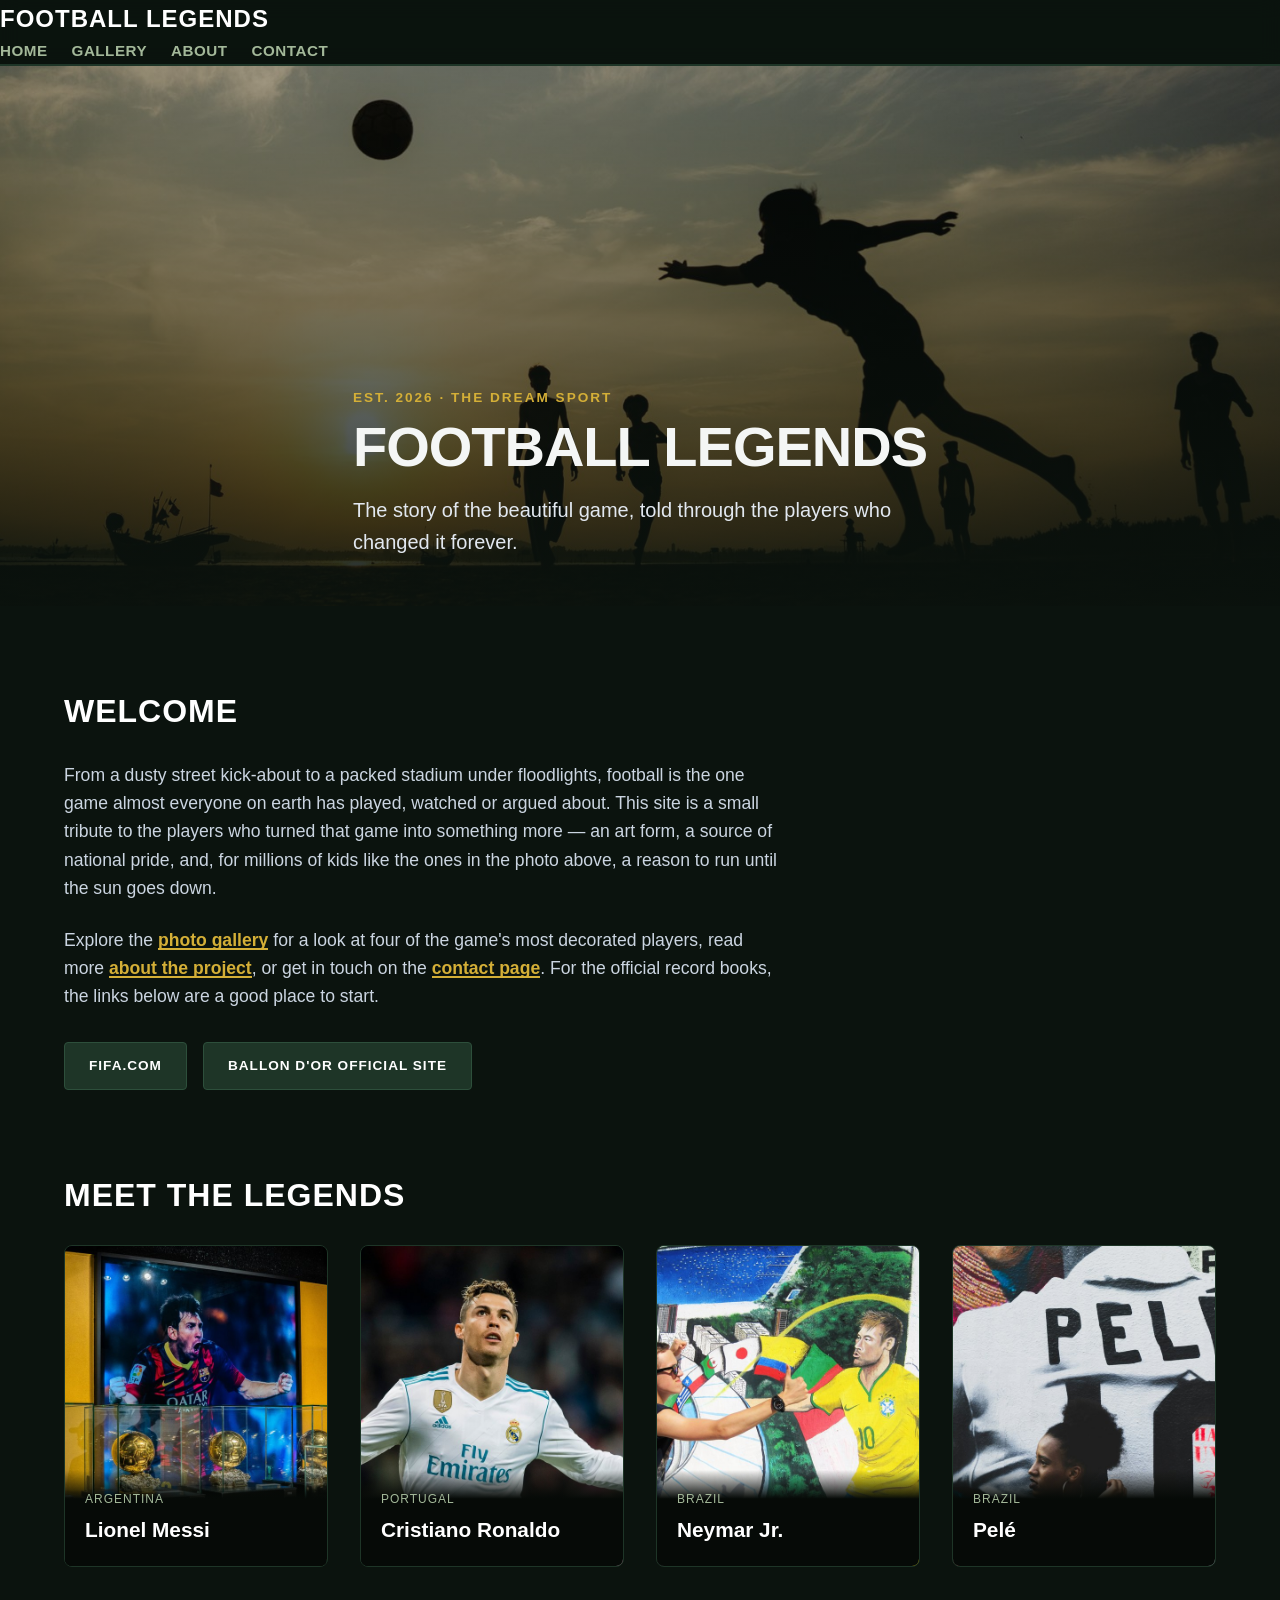
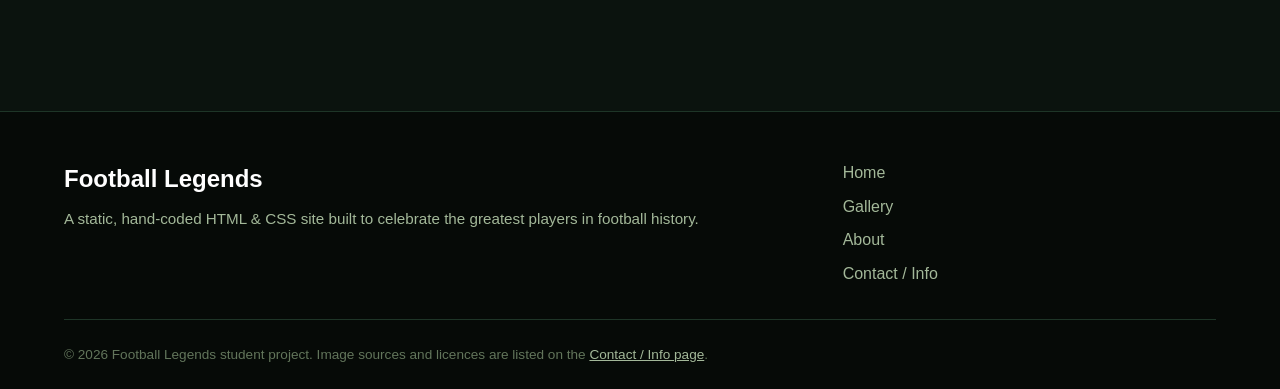
<file: index.html>
<!DOCTYPE html>
<html lang="en">
<head>
  <meta charset="UTF-8">
  <meta name="viewport" content="width=device-width, initial-scale=1.0">
  <title>Football Legends | Home</title>
  <meta name="description" content="Football Legends celebrates the greatest players in the history of the game through photography, stats and stories — starting with Pelé, Messi, Ronaldo and Neymar.">
  <link rel="stylesheet" href="css/global.css">
  <link rel="stylesheet" href="css/index.css">
</head>
<body>
  <a class="skip-link" href="#main">Skip to main content</a>

  <header class="site-header">
  <nav class="nav-bar" aria-label="Primary">
    <a class="brand" href="index.html">Football Legends</a>

    <!-- Hidden checkbox that tracks open/closed state -->
    <input type="checkbox" id="nav-toggle" class="nav-toggle">

    <!-- Hamburger icon, linked to the checkbox -->
    <label for="nav-toggle" class="nav-toggle-label" aria-label="Toggle navigation menu">
      <span class="bar"></span>
      <span class="bar"></span>
      <span class="bar"></span>
    </label>

    <div class="site-nav">
      <ul>
        <li><a href="index.html">Home</a></li>
        <li><a href="gallery.html">Gallery</a></li>
        <li><a href="about.html">About</a></li>
        <li><a href="contact.html">Contact</a></li>
      </ul>
    </div>
  </nav>
</header>

  <main id="main">
    <section class="hero">
      <picture>
        <source media="(min-width: 75rem)" srcset="images/hero/hero-football-1920.jpg">
        <source media="(min-width: 40rem)" srcset="images/hero/hero-football-960.jpg">
        <img
          src="images/hero/hero-football-480.jpg"
          srcset="images/hero/hero-football-480.jpg 480w,
                  images/hero/hero-football-960.jpg 960w,
                  images/hero/hero-football-1920.jpg 1920w"
          sizes="100vw"
          alt="Silhouetted children playing football on a beach at sunset, with a fishing boat in the background."
          width="1920" height="640">
      </picture>
      <div class="hero-overlay">
        <div class="wrap hero-content">
          <span class="eyebrow">Est. 2026 &middot; The dream sport</span>
          <h1>Football Legends</h1>
          <p>The story of the beautiful game, told through the players who changed it forever.</p>
        </div>
      </div>
    </section>

    <section class="intro">
      <div class="wrap">
        <div class="intro-col">
          <h2 class="section-heading">Welcome</h2>
          <p>
            From a dusty street kick-about to a packed stadium under floodlights, football is
            the one game almost everyone on earth has played, watched or argued about. This
            site is a small tribute to the players who turned that game into something more —
            an art form, a source of national pride, and, for millions of kids like the ones
            in the photo above, a reason to run until the sun goes down.
          </p>
          <p>
            Explore the <a href="gallery.html">photo gallery</a> for a look at four of the
            game's most decorated players, read more <a href="about.html">about the project</a>,
            or get in touch on the <a href="contact.html">contact page</a>. For the official
            record books, the links below are a good place to start.
          </p>
          <ul class="external-links">
            <li><a href="https://www.fifa.com" target="_blank" rel="noopener noreferrer">FIFA.com</a></li>
            <li><a href="https://www.ballondor.com" target="_blank" rel="noopener noreferrer">Ballon d'Or official site</a></li>
          </ul>
        </div>
      </div>
    </section>

    <section class="legends">
      <div class="wrap">
        <h2 class="section-heading">Meet the legends</h2>
        <ul class="legend-grid">
          <li>
            <a class="legend-card" href="gallery.html">
              <img src="images/grid/messi/messi-960-original.jpg" alt="Lionel Messi photographed celebrating on a backlit display at the FC Barcelona museum, surrounded by Ballon d'Or trophies." width="960" height="720">
              <div class="caption">
                <span class="eyebrow">Argentina</span>
                <h3>Lionel Messi</h3>
              </div>
            </a>
          </li>
          <li>
            <a class="legend-card" href="gallery.html">
              <img src="images/grid/ronaldo/ronaldo-960-original.jpg" alt="Cristiano Ronaldo celebrating during a Real Madrid match." width="960" height="720">
              <div class="caption">
                <span class="eyebrow">Portugal</span>
                <h3>Cristiano Ronaldo</h3>
              </div>
            </a>
          </li>
          <li>
            <a class="legend-card" href="gallery.html">
              <img src="images/grid/neymar/neymar-960-original.jpg" alt="Street mural in Rio de Janeiro depicting Neymar against the city skyline." width="960" height="720">
              <div class="caption">
                <span class="eyebrow">Brazil</span>
                <h3>Neymar Jr.</h3>
              </div>
            </a>
          </li>
          <li>
            <a class="legend-card" href="gallery.html">
              <img src="images/grid/pele/pele-960-original.jpg" alt="Street mural referencing Pelé in Vila Madalena, Brazil." width="960" height="720">
              <div class="caption">
                <span class="eyebrow">Brazil</span>
                <h3>Pelé</h3>
              </div>
            </a>
          </li>
        </ul>
      </div>
    </section>
  </main>

  <footer class="site-footer">
    <div class="wrap">
      <div class="footer-grid">
        <div>
          <h2>Football Legends</h2>
          <p>A static, hand-coded HTML &amp; CSS site built to celebrate the greatest
            players in football history.</p>
        </div>
        <nav class="footer-nav" aria-label="Footer">
          <ul>
            <li><a href="index.html">Home</a></li>
            <li><a href="gallery.html">Gallery</a></li>
            <li><a href="about.html">About</a></li>
            <li><a href="contact.html">Contact / Info</a></li>
          </ul>
        </nav>
      </div>
      <p class="footer-fine">&copy; 2026 Football Legends student project. Image sources and
        licences are listed on the <a href="contact.html#attribution">Contact / Info page</a>.</p>
    </div>
  </footer>
</body>
</html>
</file>
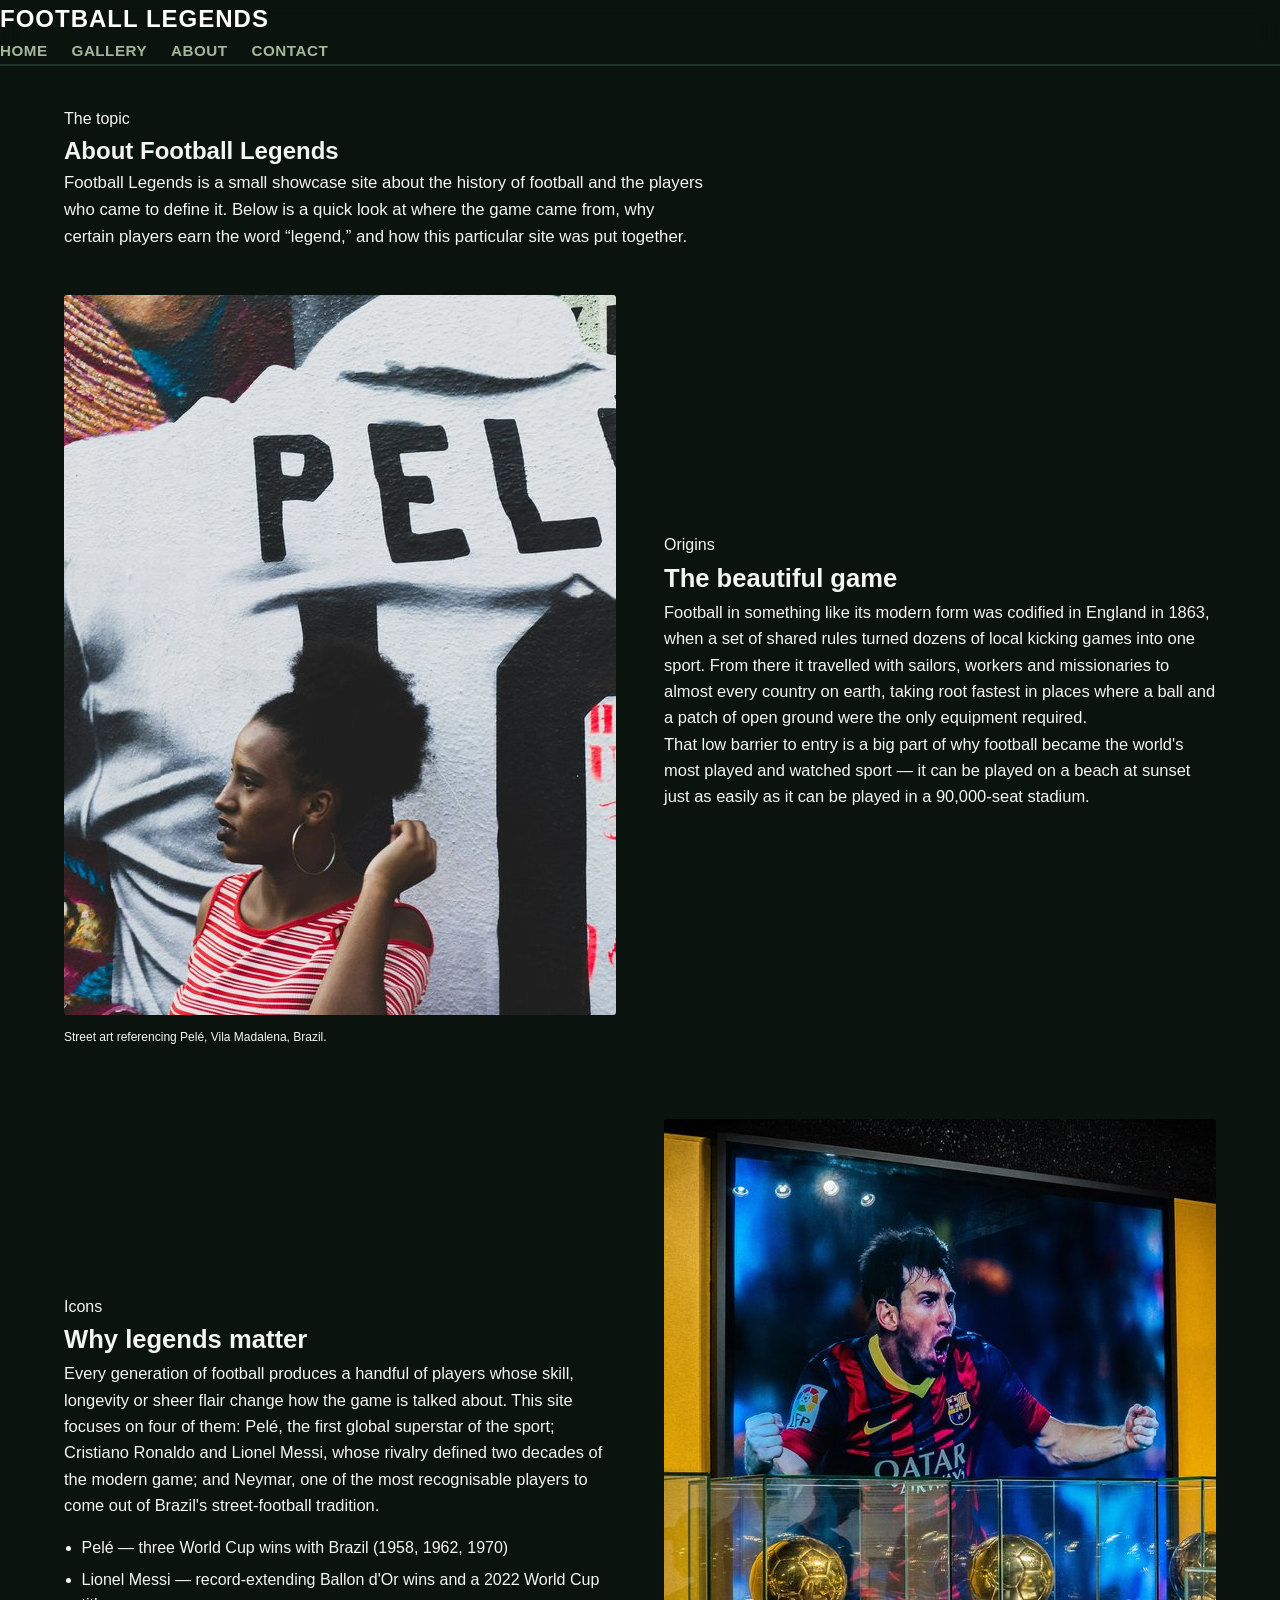
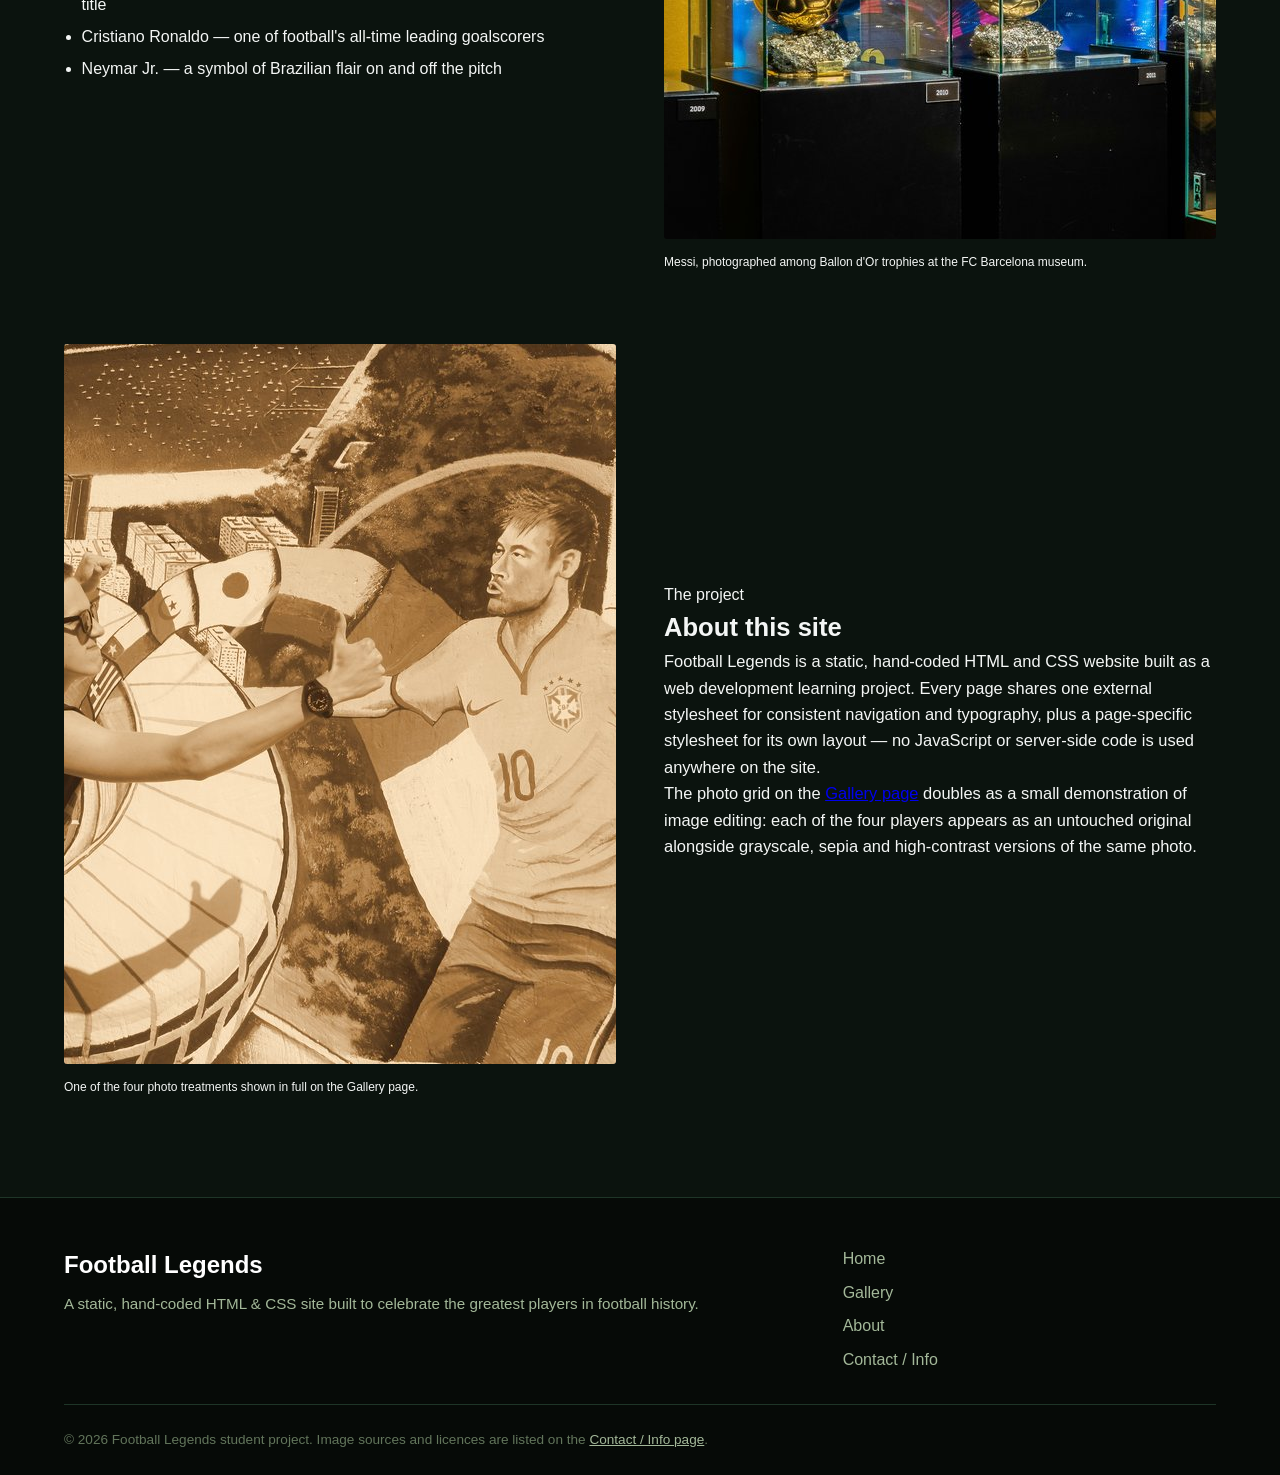
<file: about.html>
<!DOCTYPE html>
<html lang="en">
<head>
  <meta charset="UTF-8">
  <meta name="viewport" content="width=device-width, initial-scale=1.0">
  <title>About | Football Legends</title>
  <meta name="description" content="About the Football Legends project: the history of the beautiful game, why we celebrate football's greatest players, and how this site was built.">
  <link rel="stylesheet" href="css/global.css">
  <link rel="stylesheet" href="css/about.css">
</head>
<body>
  <a class="skip-link" href="#main">Skip to main content</a>

  <header class="site-header">
  <nav class="nav-bar" aria-label="Primary">
    <a class="brand" href="index.html">Football Legends</a>

    <!-- Hidden checkbox that tracks open/closed state -->
    <input type="checkbox" id="nav-toggle" class="nav-toggle">

    <!-- Hamburger icon, linked to the checkbox -->
    <label for="nav-toggle" class="nav-toggle-label" aria-label="Toggle navigation menu">
      <span class="bar"></span>
      <span class="bar"></span>
      <span class="bar"></span>
    </label>

    <div class="site-nav">
      <ul>
        <li><a href="index.html">Home</a></li>
        <li><a href="gallery.html">Gallery</a></li>
        <li><a href="about.html">About</a></li>
        <li><a href="contact.html">Contact</a></li>
      </ul>
    </div>
  </nav>
</header>

  <main id="main">
    <section class="page-intro">
      <div class="wrap">
        <span class="eyebrow">The topic</span>
        <h1 class="section-heading">About Football Legends</h1>
        <p>
          Football Legends is a small showcase site about the history of football and the
          players who came to define it. Below is a quick look at where the game came from,
          why certain players earn the word &ldquo;legend,&rdquo; and how this particular
          site was put together.
        </p>
      </div>
    </section>

    <section class="about-section">
      <div class="wrap">
        <figure>
          <img src="images/grid/pele/pele-960-original.jpg" alt="Street mural referencing Pelé in Vila Madalena, Brazil." width="960" height="720">
          <figcaption>Street art referencing Pelé, Vila Madalena, Brazil.</figcaption>
        </figure>
        <div class="copy">
          <span class="eyebrow">Origins</span>
          <h2>The beautiful game</h2>
          <p>
            Football in something like its modern form was codified in England in 1863,
            when a set of shared rules turned dozens of local kicking games into one sport.
            From there it travelled with sailors, workers and missionaries to almost every
            country on earth, taking root fastest in places where a ball and a patch of open
            ground were the only equipment required.
          </p>
          <p>
            That low barrier to entry is a big part of why football became the world's most
            played and watched sport — it can be played on a beach at sunset just as easily
            as it can be played in a 90,000-seat stadium.
          </p>
        </div>
      </div>
    </section>

    <section class="about-section media-right">
      <div class="wrap">
        <figure>
          <img src="images/grid/messi/messi-960-original.jpg" alt="Lionel Messi photographed on a backlit display at the FC Barcelona museum, surrounded by Ballon d'Or trophies." width="960" height="720">
          <figcaption>Messi, photographed among Ballon d'Or trophies at the FC Barcelona museum.</figcaption>
        </figure>
        <div class="copy">
          <span class="eyebrow">Icons</span>
          <h2>Why legends matter</h2>
          <p>
            Every generation of football produces a handful of players whose skill, longevity
            or sheer flair change how the game is talked about. This site focuses on four of
            them: Pelé, the first global superstar of the sport; Cristiano Ronaldo and Lionel
            Messi, whose rivalry defined two decades of the modern game; and Neymar, one of the
            most recognisable players to come out of Brazil's street-football tradition.
          </p>
          <ul class="checklist">
            <li>Pelé — three World Cup wins with Brazil (1958, 1962, 1970)</li>
            <li>Lionel Messi — record-extending Ballon d'Or wins and a 2022 World Cup title</li>
            <li>Cristiano Ronaldo — one of football's all-time leading goalscorers</li>
            <li>Neymar Jr. — a symbol of Brazilian flair on and off the pitch</li>
          </ul>
        </div>
      </div>
    </section>

    <section class="about-section">
      <div class="wrap">
        <figure>
          <img src="images/grid/neymar/neymar-960-sepia.jpg" alt="Sepia-toned street mural of Neymar against the Rio de Janeiro skyline." width="960" height="720">
          <figcaption>One of the four photo treatments shown in full on the Gallery page.</figcaption>
        </figure>
        <div class="copy">
          <span class="eyebrow">The project</span>
          <h2>About this site</h2>
          <p>
            Football Legends is a static, hand-coded HTML and CSS website built as a web
            development learning project. Every page shares one external stylesheet for
            consistent navigation and typography, plus a page-specific stylesheet for its own
            layout — no JavaScript or server-side code is used anywhere on the site.
          </p>
          <p>
            The photo grid on the <a href="gallery.html">Gallery page</a> doubles as a small
            demonstration of image editing: each of the four players appears as an untouched
            original alongside grayscale, sepia and high-contrast versions of the same photo.
          </p>
        </div>
      </div>
    </section>
  </main>

  <footer class="site-footer">
    <div class="wrap">
      <div class="footer-grid">
        <div>
          <h2>Football Legends</h2>
          <p>A static, hand-coded HTML &amp; CSS site built to celebrate the greatest
            players in football history.</p>
        </div>
        <nav class="footer-nav" aria-label="Footer">
          <ul>
            <li><a href="index.html">Home</a></li>
            <li><a href="gallery.html">Gallery</a></li>
            <li><a href="about.html">About</a></li>
            <li><a href="contact.html">Contact / Info</a></li>
          </ul>
        </nav>
      </div>
      <p class="footer-fine">&copy; 2026 Football Legends student project. Image sources and
        licences are listed on the <a href="contact.html#attribution">Contact / Info page</a>.</p>
    </div>
  </footer>
</body>
</html>
</file>
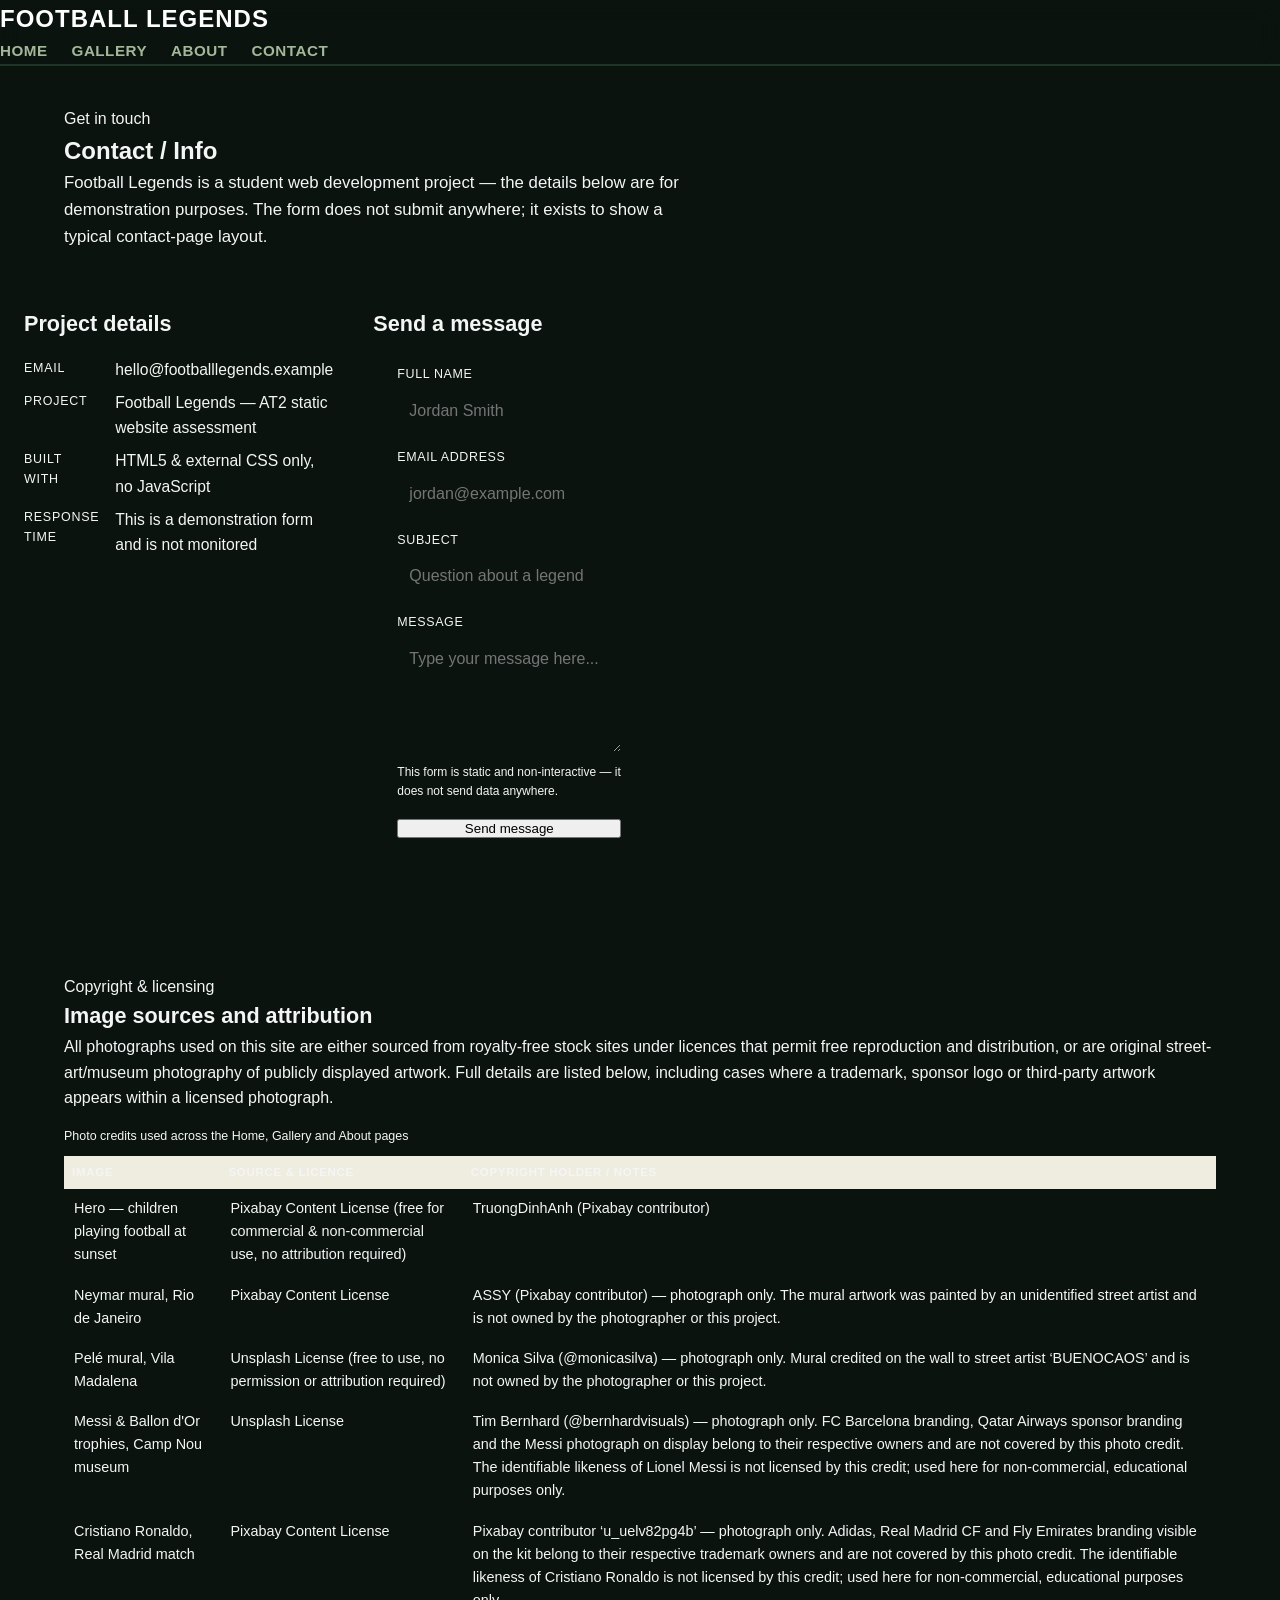
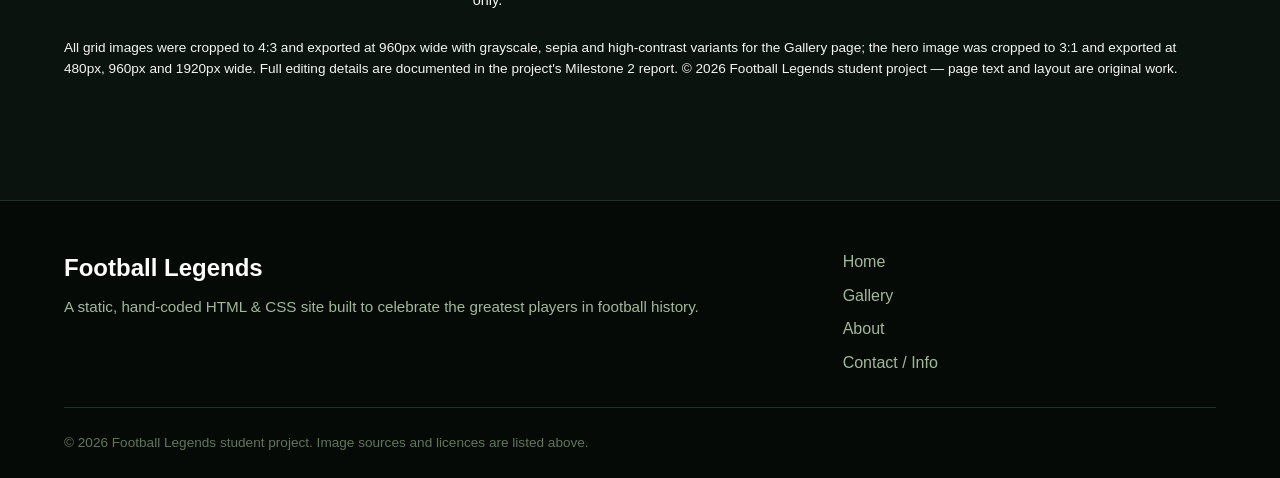
<file: contact.html>
<!DOCTYPE html>
<html lang="en">
<head>
  <meta charset="UTF-8">
  <meta name="viewport" content="width=device-width, initial-scale=1.0">
  <title>Contact / Info | Football Legends</title>
  <meta name="description" content="Contact details for the Football Legends project, plus full copyright and licensing information for every photo used on the site.">
  <link rel="stylesheet" href="css/global.css">
  <link rel="stylesheet" href="css/contact.css">
</head>
<body>
  <a class="skip-link" href="#main">Skip to main content</a>

  <header class="site-header">
  <nav class="nav-bar" aria-label="Primary">
    <a class="brand" href="index.html">Football Legends</a>

    <!-- Hidden checkbox that tracks open/closed state -->
    <input type="checkbox" id="nav-toggle" class="nav-toggle">

    <!-- Hamburger icon, linked to the checkbox -->
    <label for="nav-toggle" class="nav-toggle-label" aria-label="Toggle navigation menu">
      <span class="bar"></span>
      <span class="bar"></span>
      <span class="bar"></span>
    </label>

    <div class="site-nav">
      <ul>
        <li><a href="index.html">Home</a></li>
        <li><a href="gallery.html">Gallery</a></li>
        <li><a href="about.html">About</a></li>
        <li><a href="contact.html">Contact</a></li>
      </ul>
    </div>
  </nav>
</header>

  <main id="main">
    <section class="page-intro">
      <div class="wrap">
        <span class="eyebrow">Get in touch</span>
        <h1 class="section-heading">Contact / Info</h1>
        <p>
          Football Legends is a student web development project — the details below are for
          demonstration purposes. The form does not submit anywhere; it exists to show a
          typical contact-page layout.
        </p>
      </div>
    </section>

    <section class="contact-layout">
      <div class="wrap contact-layout">
        <div class="contact-info">
          <h2>Project details</h2>
          <dl>
            <dt>Email</dt>
            <dd>hello@footballlegends.example</dd>
            <dt>Project</dt>
            <dd>Football Legends — AT2 static website assessment</dd>
            <dt>Built with</dt>
            <dd>HTML5 &amp; external CSS only, no JavaScript</dd>
            <dt>Response time</dt>
            <dd>This is a demonstration form and is not monitored</dd>
          </dl>
        </div>

        <div class="contact-form">
          <h2>Send a message</h2>
          <form action="#" method="get">
            <div class="form-field">
              <label for="name">Full name</label>
              <input type="text" id="name" name="name" placeholder="Jordan Smith">
            </div>
            <div class="form-field">
              <label for="email">Email address</label>
              <input type="email" id="email" name="email" placeholder="jordan@example.com">
            </div>
            <div class="form-field">
              <label for="subject">Subject</label>
              <input type="text" id="subject" name="subject" placeholder="Question about a legend">
            </div>
            <div class="form-field">
              <label for="message">Message</label>
              <textarea id="message" name="message" placeholder="Type your message here..."></textarea>
            </div>
            <p class="form-note">This form is static and non-interactive — it does not send data anywhere.</p>
            <button type="submit" class="btn btn-solid">Send message</button>
          </form>
        </div>
      </div>
    </section>

    <section class="attribution" id="attribution">
      <div class="wrap">
        <span class="eyebrow">Copyright &amp; licensing</span>
        <h2 class="section-heading">Image sources and attribution</h2>
        <p>
          All photographs used on this site are either sourced from royalty-free stock sites
          under licences that permit free reproduction and distribution, or are original
          street-art/museum photography of publicly displayed artwork. Full details are listed
          below, including cases where a trademark, sponsor logo or third-party artwork
          appears within a licensed photograph.
        </p>

        <table class="attribution-table">
          <caption>Photo credits used across the Home, Gallery and About pages</caption>
          <thead>
            <tr>
              <th scope="col">Image</th>
              <th scope="col">Source &amp; licence</th>
              <th scope="col">Copyright holder / notes</th>
            </tr>
          </thead>
          <tbody>
            <tr>
              <td>Hero — children playing football at sunset</td>
              <td>Pixabay Content License (free for commercial &amp; non-commercial use, no attribution required)</td>
              <td>TruongDinhAnh (Pixabay contributor)</td>
            </tr>
            <tr>
              <td>Neymar mural, Rio de Janeiro</td>
              <td>Pixabay Content License</td>
              <td>ASSY (Pixabay contributor) — photograph only. The mural artwork was painted by an unidentified street artist and is not owned by the photographer or this project.</td>
            </tr>
            <tr>
              <td>Pelé mural, Vila Madalena</td>
              <td>Unsplash License (free to use, no permission or attribution required)</td>
              <td>Monica Silva (@monicasilva) — photograph only. Mural credited on the wall to street artist &lsquo;BUENOCAOS&rsquo; and is not owned by the photographer or this project.</td>
            </tr>
            <tr>
              <td>Messi &amp; Ballon d'Or trophies, Camp Nou museum</td>
              <td>Unsplash License</td>
              <td>Tim Bernhard (@bernhardvisuals) — photograph only. FC Barcelona branding, Qatar Airways sponsor branding and the Messi photograph on display belong to their respective owners and are not covered by this photo credit. The identifiable likeness of Lionel Messi is not licensed by this credit; used here for non-commercial, educational purposes only.</td>
            </tr>
            <tr>
              <td>Cristiano Ronaldo, Real Madrid match</td>
              <td>Pixabay Content License</td>
              <td>Pixabay contributor &lsquo;u_uelv82pg4b&rsquo; — photograph only. Adidas, Real Madrid CF and Fly Emirates branding visible on the kit belong to their respective trademark owners and are not covered by this photo credit. The identifiable likeness of Cristiano Ronaldo is not licensed by this credit; used here for non-commercial, educational purposes only.</td>
            </tr>
          </tbody>
        </table>

        <p class="attribution-note">
          All grid images were cropped to 4:3 and exported at 960px wide with grayscale, sepia
          and high-contrast variants for the Gallery page; the hero image was cropped to 3:1 and
          exported at 480px, 960px and 1920px wide. Full editing details are documented in the
          project's Milestone 2 report. &copy; 2026 Football Legends student project — page text
          and layout are original work.
        </p>
      </div>
    </section>
  </main>

  <footer class="site-footer">
    <div class="wrap">
      <div class="footer-grid">
        <div>
          <h2>Football Legends</h2>
          <p>A static, hand-coded HTML &amp; CSS site built to celebrate the greatest
            players in football history.</p>
        </div>
        <nav class="footer-nav" aria-label="Footer">
          <ul>
            <li><a href="index.html">Home</a></li>
            <li><a href="gallery.html">Gallery</a></li>
            <li><a href="about.html">About</a></li>
            <li><a href="contact.html">Contact / Info</a></li>
          </ul>
        </nav>
      </div>
      <p class="footer-fine">&copy; 2026 Football Legends student project. Image sources and
        licences are listed above.</p>
    </div>
  </footer>
</body>
</html>
</file>
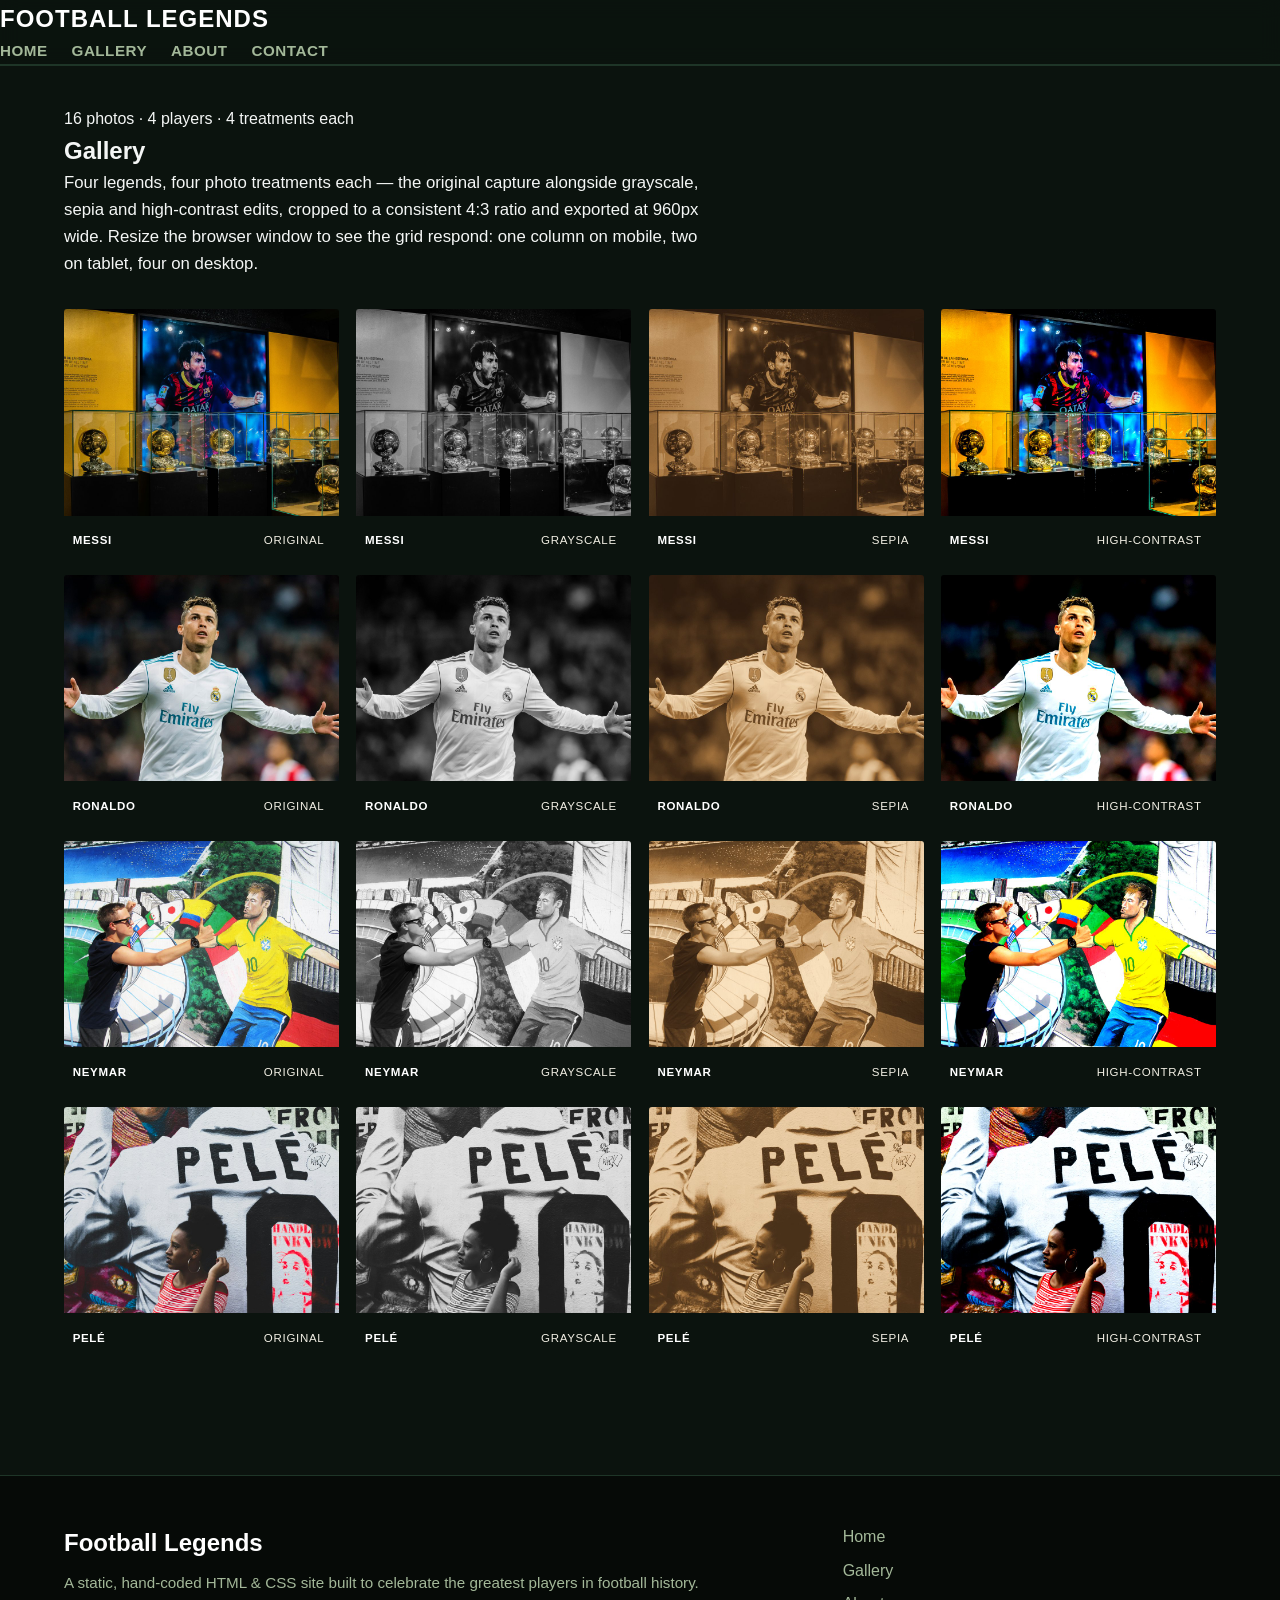
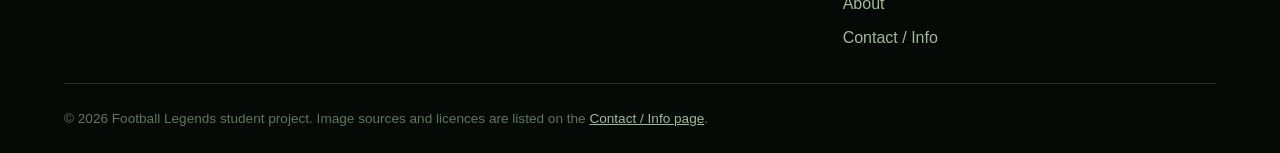
<file: gallery.html>
<!DOCTYPE html>
<html lang="en">
<head>
  <meta charset="UTF-8">
  <meta name="viewport" content="width=device-width, initial-scale=1.0">
  <title>Gallery | Football Legends</title>
  <meta name="description" content="A 16-image photo gallery of football legends Messi, Ronaldo, Neymar and Pelé, each shown with four editing treatments: original, grayscale, sepia and high-contrast.">
  <link rel="stylesheet" href="css/global.css">
  <link rel="stylesheet" href="css/gallery.css">
</head>
<body>
  <a class="skip-link" href="#main">Skip to main content</a>

  <header class="site-header">
  <nav class="nav-bar" aria-label="Primary">
    <a class="brand" href="index.html">Football Legends</a>

    <!-- Hidden checkbox that tracks open/closed state -->
    <input type="checkbox" id="nav-toggle" class="nav-toggle">

    <!-- Hamburger icon, linked to the checkbox -->
    <label for="nav-toggle" class="nav-toggle-label" aria-label="Toggle navigation menu">
      <span class="bar"></span>
      <span class="bar"></span>
      <span class="bar"></span>
    </label>

    <div class="site-nav">
      <ul>
        <li><a href="index.html">Home</a></li>
        <li><a href="gallery.html">Gallery</a></li>
        <li><a href="about.html">About</a></li>
        <li><a href="contact.html">Contact</a></li>
      </ul>
    </div>
  </nav>
</header>

  <main id="main">
    <section class="page-intro">
      <div class="wrap">
        <span class="eyebrow">16 photos &middot; 4 players &middot; 4 treatments each</span>
        <h1 class="section-heading">Gallery</h1>
        <p>
          Four legends, four photo treatments each — the original capture alongside grayscale,
          sepia and high-contrast edits, cropped to a consistent 4:3 ratio and exported at
          960px wide. Resize the browser window to see the grid respond: one column on mobile,
          two on tablet, four on desktop.
        </p>
      </div>
    </section>

    <section class="photo-grid-wrap">
      <div class="wrap">
        <ul class="photo-grid">

          <li>
            <figure>
              <img src="images/grid/messi/messi-960-original.jpg" alt="Lionel Messi photograph at the FC Barcelona museum, original unedited version." width="960" height="720" loading="lazy">
              <figcaption><span class="player-name">Messi</span><span class="filter-chip">Original</span></figcaption>
            </figure>
          </li>
          <li>
            <figure>
              <img src="images/grid/messi/messi-960-grayscale.jpg" alt="Lionel Messi photograph at the FC Barcelona museum, grayscale edit." width="960" height="720" loading="lazy">
              <figcaption><span class="player-name">Messi</span><span class="filter-chip">Grayscale</span></figcaption>
            </figure>
          </li>
          <li>
            <figure>
              <img src="images/grid/messi/messi-960-sepia.jpg" alt="Lionel Messi photograph at the FC Barcelona museum, sepia edit." width="960" height="720" loading="lazy">
              <figcaption><span class="player-name">Messi</span><span class="filter-chip">Sepia</span></figcaption>
            </figure>
          </li>
          <li>
            <figure>
              <img src="images/grid/messi/messi-960-highcontrast.jpg" alt="Lionel Messi photograph at the FC Barcelona museum, high-contrast edit." width="960" height="720" loading="lazy">
              <figcaption><span class="player-name">Messi</span><span class="filter-chip">High-contrast</span></figcaption>
            </figure>
          </li>

          <li>
            <figure>
              <img src="images/grid/ronaldo/ronaldo-960-original.jpg" alt="Cristiano Ronaldo celebrating during a Real Madrid match, original unedited version." width="960" height="720" loading="lazy">
              <figcaption><span class="player-name">Ronaldo</span><span class="filter-chip">Original</span></figcaption>
            </figure>
          </li>
          <li>
            <figure>
              <img src="images/grid/ronaldo/ronaldo-960-grayscale.jpg" alt="Cristiano Ronaldo celebrating during a Real Madrid match, grayscale edit." width="960" height="720" loading="lazy">
              <figcaption><span class="player-name">Ronaldo</span><span class="filter-chip">Grayscale</span></figcaption>
            </figure>
          </li>
          <li>
            <figure>
              <img src="images/grid/ronaldo/ronaldo-960-sepia.jpg" alt="Cristiano Ronaldo celebrating during a Real Madrid match, sepia edit." width="960" height="720" loading="lazy">
              <figcaption><span class="player-name">Ronaldo</span><span class="filter-chip">Sepia</span></figcaption>
            </figure>
          </li>
          <li>
            <figure>
              <img src="images/grid/ronaldo/ronaldo-960-highcontrast.jpg" alt="Cristiano Ronaldo celebrating during a Real Madrid match, high-contrast edit." width="960" height="720" loading="lazy">
              <figcaption><span class="player-name">Ronaldo</span><span class="filter-chip">High-contrast</span></figcaption>
            </figure>
          </li>

          <li>
            <figure>
              <img src="images/grid/neymar/neymar-960-original.jpg" alt="Street mural of Neymar against the Rio de Janeiro skyline, original unedited version." width="960" height="720" loading="lazy">
              <figcaption><span class="player-name">Neymar</span><span class="filter-chip">Original</span></figcaption>
            </figure>
          </li>
          <li>
            <figure>
              <img src="images/grid/neymar/neymar-960-grayscale.jpg" alt="Street mural of Neymar against the Rio de Janeiro skyline, grayscale edit." width="960" height="720" loading="lazy">
              <figcaption><span class="player-name">Neymar</span><span class="filter-chip">Grayscale</span></figcaption>
            </figure>
          </li>
          <li>
            <figure>
              <img src="images/grid/neymar/neymar-960-sepia.jpg" alt="Street mural of Neymar against the Rio de Janeiro skyline, sepia edit." width="960" height="720" loading="lazy">
              <figcaption><span class="player-name">Neymar</span><span class="filter-chip">Sepia</span></figcaption>
            </figure>
          </li>
          <li>
            <figure>
              <img src="images/grid/neymar/neymar-960-highcontrast.jpg" alt="Street mural of Neymar against the Rio de Janeiro skyline, high-contrast edit." width="960" height="720" loading="lazy">
              <figcaption><span class="player-name">Neymar</span><span class="filter-chip">High-contrast</span></figcaption>
            </figure>
          </li>

          <li>
            <figure>
              <img src="images/grid/pele/pele-960-original.jpg" alt="Street mural referencing Pelé in Vila Madalena, Brazil, original unedited version." width="960" height="720" loading="lazy">
              <figcaption><span class="player-name">Pelé</span><span class="filter-chip">Original</span></figcaption>
            </figure>
          </li>
          <li>
            <figure>
              <img src="images/grid/pele/pele-960-grayscale.jpg" alt="Street mural referencing Pelé in Vila Madalena, Brazil, grayscale edit." width="960" height="720" loading="lazy">
              <figcaption><span class="player-name">Pelé</span><span class="filter-chip">Grayscale</span></figcaption>
            </figure>
          </li>
          <li>
            <figure>
              <img src="images/grid/pele/pele-960-sepia.jpg" alt="Street mural referencing Pelé in Vila Madalena, Brazil, sepia edit." width="960" height="720" loading="lazy">
              <figcaption><span class="player-name">Pelé</span><span class="filter-chip">Sepia</span></figcaption>
            </figure>
          </li>
          <li>
            <figure>
              <img src="images/grid/pele/pele-960-highcontrast.jpg" alt="Street mural referencing Pelé in Vila Madalena, Brazil, high-contrast edit." width="960" height="720" loading="lazy">
              <figcaption><span class="player-name">Pelé</span><span class="filter-chip">High-contrast</span></figcaption>
            </figure>
          </li>

        </ul>
      </div>
    </section>
  </main>

  <footer class="site-footer">
    <div class="wrap">
      <div class="footer-grid">
        <div>
          <h2>Football Legends</h2>
          <p>A static, hand-coded HTML &amp; CSS site built to celebrate the greatest
            players in football history.</p>
        </div>
        <nav class="footer-nav" aria-label="Footer">
          <ul>
            <li><a href="index.html">Home</a></li>
            <li><a href="gallery.html">Gallery</a></li>
            <li><a href="about.html">About</a></li>
            <li><a href="contact.html">Contact / Info</a></li>
          </ul>
        </nav>
      </div>
      <p class="footer-fine">&copy; 2026 Football Legends student project. Image sources and
        licences are listed on the <a href="contact.html#attribution">Contact / Info page</a>.</p>
    </div>
  </footer>
</body>
</html>
</file>
<file: css/global.css>
* {
  box-sizing: border-box;
  margin: 0;
  padding: 0;
}

body {
  font-family: 'Segoe UI', Tahoma, Geneva, Verdana, sans-serif;
  background-color: #0b130e; 
  color: #f4f6f5; 
  line-height: 1.6;
}

.wrap {
  max-width: 75rem;
  margin: 0 auto;
  padding: 0 1.5rem;
}

.skip-link {
  position: absolute;
  top: -100px;
  left: 0;
  background: #d4af37;
  color: #0b130e;
  padding: 1rem;
  z-index: 999;
  transition: top 0.3s;
}
.skip-link:focus {
  top: 0;
}


.site-header {
  background-color: rgba(11, 19, 14, 0.95);
  border-bottom: 2px solid #1e3527;
  position: sticky;
  top: 0;
  z-index: 100;
  backdrop-filter: blur(10px);
}

.site-header .wrap {
  display: flex;
  justify-content: space-between;
  align-items: center;
  padding-top: 1rem;
  padding-bottom: 1rem;
}

.brand {
  font-size: 1.5rem;
  font-weight: 800;
  color: #ffffff;
  text-decoration: none;
  text-transform: uppercase;
  letter-spacing: 1px;
}

.brand span {
  color: #d4af37;
}

.site-nav ul {
  display: flex;
  list-style: none;
  gap: 1.5rem;
}

.site-nav a {
  color: #a3b899;
  text-decoration: none;
  font-weight: 600;
  font-size: 0.95rem;
  text-transform: uppercase;
  letter-spacing: 0.5px;
  padding: 0.5rem 0;
  position: relative;
  transition: color 0.3s ease;
}

.site-nav a::after {
  content: '';
  position: absolute;
  bottom: 0;
  left: 0;
  width: 0;
  height: 2px;
  background-color: #d4af37;
  transition: width 0.3s ease;
}

.site-nav a:hover,
.site-nav a[aria-current="page"] {
  color: #ffffff;
}

.site-nav a:hover::after,
.site-nav a[aria-current="page"]::after {
  width: 100%;
}

/* ---------- Hamburger menu (mobile nav toggle, no JS) ---------- */
.nav-toggle {
  display: none;
}

.nav-toggle-label {
  display: none;
  cursor: pointer;
  padding: 0.4em;
  z-index: 101;
}

.nav-toggle-label .bar {
  display: block;
  width: 26px;
  height: 3px;
  margin: 5px 0;
  background-color: #ffffff;
  transition: background-color 0.2s;
}

@media (max-width: 700px) {
  .nav-toggle-label {
    display: block;
  }

  .site-nav {
    width: 100%;
    max-height: 0;
    overflow: hidden;
    transition: max-height 0.3s ease;
    flex-basis: 100%;
    order: 3;
  }

  .site-nav ul {
    flex-direction: column;
    gap: 0;
    padding: 0.5rem 0 1rem;
  }

  .site-nav a {
    display: block;
    padding: 0.65em 0.2em;
  }

  .site-nav a::after {
    display: none;
  }

  .nav-toggle:checked ~ .site-nav {
    max-height: 400px;
  }

  .site-header .wrap {
    flex-wrap: wrap;
  }
}

.site-footer {
  background-color: #060a07;
  padding: 3rem 0 1.5rem;
  margin-top: 4rem;
  border-top: 1px solid #1e3527;
}

.footer-grid {
  display: grid;
  grid-template-columns: 2fr 1fr;
  gap: 2rem;
  margin-bottom: 2rem;
}

@media (max-width: 40rem) {
  .footer-grid {
    grid-template-columns: 1fr;
  }
}

.footer-grid h2 {
  color: #ffffff;
  margin-bottom: 0.5rem;
}

.footer-grid p {
  color: #a3b899;
  font-size: 0.95rem;
}

.footer-nav ul {
  list-style: none;
  display: flex;
  flex-direction: column;
  gap: 0.5rem;
}

.footer-nav a {
  color: #a3b899;
  text-decoration: none;
  transition: color 0.2s;
}

.footer-nav a:hover {
  color: #d4af37;
}

.footer-fine {
  border-top: 1px solid #1e3527;
  padding-top: 1.5rem;
  font-size: 0.85rem;
  color: #62755b;
}

.footer-fine a {
  color: #a3b899;
}
</file>
<file: css/index.css>
.hero {
  position: relative;
  overflow: hidden;
  height: 60vh;
  min-height: 400px;
}

.hero img {
  width: 100%;
  height: 100%;
  object-fit: cover;
  display: block;
}

.hero-overlay {
  position: absolute;
  top: 0;
  left: 0;
  width: 100%;
  height: 100%;
  background: linear-gradient(to bottom, rgba(11,19,14,0.3), rgba(11,19,14,0.9));
  display: flex;
  align-items: flex-end;
  padding-bottom: 3rem;
}

.hero-content .eyebrow {
  display: inline-block;
  font-size: 0.85rem;
  text-transform: uppercase;
  letter-spacing: 2px;
  color: #d4af37;
  margin-bottom: 0.5rem;
  font-weight: 700;
}

.hero-content h1 {
  font-size: 3.5rem;
  font-weight: 900;
  line-height: 1.1;
  margin-bottom: 1rem;
  text-transform: uppercase;
  letter-spacing: -1px;
}

.hero-content p {
  font-size: 1.25rem;
  color: #e2e8f0;
  max-width: 35rem;
}

.intro {
  padding: 5rem 0;
}

.section-heading {
  font-size: 2rem;
  text-transform: uppercase;
  letter-spacing: 1px;
  margin-bottom: 1.5rem;
  color: #ffffff;
  position: relative;
}

.intro p {
  font-size: 1.1rem;
  color: #cbd5e1;
  margin-bottom: 1.5rem;
  max-width: 45rem;
}

.intro a {
  color: #d4af37;
  text-decoration: none;
  font-weight: 600;
  box-shadow: inset 0 -2px 0 #d4af37;
  transition: all 0.2s ease;
}

.intro a:hover {
  background: #d4af37;
  color: #0b130e;
}

.external-links {
  list-style: none;
  display: flex;
  gap: 1rem;
  margin-top: 2rem;
}

.external-links a {
  display: inline-block;
  background-color: #1e3527;
  color: #ffffff;
  padding: 0.75rem 1.5rem;
  border-radius: 4px;
  font-weight: 600;
  text-transform: uppercase;
  font-size: 0.85rem;
  letter-spacing: 1px;
  box-shadow: none;
  border: 1px solid #2d4f3b;
  transition: transform 0.2s ease, background-color 0.2s ease, border-color 0.2s ease;
}

.external-links a:hover {
  background-color: #2e523d;
  border-color: #d4af37;
  transform: translateY(-3px);
  color: #ffffff;
}

.legends {
  padding-bottom: 5rem;
}

.legend-grid {
  list-style: none;
  display: grid;
  grid-template-columns: repeat(auto-fit, minmax(250px, 1fr));
  gap: 2rem;
}

.legend-card {
  display: block;
  position: relative;
  text-decoration: none;
  border-radius: 8px;
  overflow: hidden;
  border: 1px solid #1e3527;
  background-color: #0e1a13;
  transition: transform 0.4s cubic-bezier(0.165, 0.84, 0.44, 1), border-color 0.3s ease, box-shadow 0.4s ease;
}

.legend-card img {
  width: 100%;
  height: 320px;
  object-fit: cover;
  display: block;
  /* Smooth zoom setup */
  transition: transform 0.4s cubic-bezier(0.165, 0.84, 0.44, 1);
}

.legend-card .caption {
  padding: 1.25rem;
  background: linear-gradient(to top, #060a07 70%, rgba(6,10,7,0));
  position: absolute;
  bottom: 0;
  left: 0;
  width: 100%;
}

.legend-card .eyebrow {
  font-size: 0.75rem;
  text-transform: uppercase;
  color: #a3b899;
  letter-spacing: 1px;
  display: block;
}

.legend-card h3 {
  color: #ffffff;
  font-size: 1.3rem;
  margin-top: 0.25rem;
  transition: color 0.3s ease;
}

.legend-card:hover {
  transform: translateY(-8px);
  border-color: #d4af37;
  box-shadow: 0 12px 30px rgba(0, 0, 0, 0.5), 0 0 15px rgba(212, 175, 55, 0.2);
}

.legend-card:hover img {
  transform: scale(1.05);
}

.legend-card:hover h3 {
  color: #d4af37;
}
</file>
<file: css/about.css>
.page-intro {
  padding-block: 2.5rem 0.5rem;
}

.page-intro p {
  max-width: 40rem;
  font-size: 1.05rem;
}

.about-section {
  padding-block: 2.25rem;
  border-top: 1px dashed var(--color-line);
}

.about-section .wrap {
  display: grid;
  gap: 1.5rem;
  align-items: center;
}

.about-section figure {
  margin: 0;
}

.about-section img {
  width: 100%;
  aspect-ratio: 4 / 3;
  object-fit: cover;
  border-radius: 3px;
  border: 1px solid var(--color-line);
}

.about-section figcaption {
  font-family: var(--font-mono);
  font-size: 0.75rem;
  color: var(--color-ink-soft);
  margin-top: 0.5em;
}

.about-section .copy h2 {
  font-size: 1.6rem;
}

.about-section .copy p {
  font-size: 1.03rem;
}

.about-section ul.checklist {
  padding-left: 1.1em;
  margin: 1em 0;
}

.about-section ul.checklist li {
  margin-bottom: 0.4em;
}

/* Alternate media side on desktop */
@media (min-width: 56rem) {
  .about-section .wrap {
    grid-template-columns: 1fr 1fr;
    gap: 3rem;
  }

  .about-section.media-right .wrap {
    direction: rtl;
  }

  .about-section.media-right .wrap > * {
    direction: ltr;
  }
}
</file>
<file: css/contact.css>
.page-intro {
  padding-block: 2.5rem 0.5rem;
}

.page-intro p {
  max-width: 40rem;
  font-size: 1.05rem;
}

.contact-layout {
  padding-block: 1.5rem 3rem;
  display: grid;
  gap: 2.5rem;
  grid-template-columns: 1fr;
}

.contact-info h2,
.contact-form h2 {
  font-size: 1.35rem;
}

.contact-info dl {
  margin: 1rem 0 0;
  display: grid;
  grid-template-columns: auto 1fr;
  gap: 0.5rem 1rem;
  font-size: 0.98rem;
}

.contact-info dt {
  font-family: var(--font-mono);
  font-size: 0.78rem;
  letter-spacing: 0.06em;
  text-transform: uppercase;
  color: var(--color-ink-soft);
  align-self: start;
  padding-top: 0.15em;
}

.contact-info dd {
  margin: 0;
}

.contact-form form {
  background: var(--color-surface);
  border: 1px solid var(--color-line);
  border-radius: 3px;
  padding: 1.5rem;
  display: grid;
  gap: 1.1rem;
}

.form-field {
  display: grid;
  gap: 0.4rem;
}

.form-field label {
  font-family: var(--font-mono);
  font-size: 0.78rem;
  letter-spacing: 0.05em;
  text-transform: uppercase;
  color: var(--color-ink-soft);
}

.form-field input,
.form-field textarea {
  font-family: var(--font-body);
  font-size: 1rem;
  padding: 0.65em 0.75em;
  border: 1px solid var(--color-line);
  border-radius: 2px;
  background: var(--color-bg);
  color: var(--color-ink);
}

.form-field textarea {
  resize: vertical;
  min-height: 7rem;
}

.form-note {
  font-family: var(--font-mono);
  font-size: 0.75rem;
  color: var(--color-ink-soft);
  margin-top: -0.4rem;
}

.attribution {
  padding-block: 1rem 3.5rem;
  border-top: 1px dashed var(--color-line);
}

.attribution h2 {
  font-size: 1.35rem;
}

.attribution-table {
  width: 100%;
  border-collapse: collapse;
  margin-top: 1rem;
  font-size: 0.9rem;
}

.attribution-table caption {
  text-align: left;
  font-family: var(--font-mono);
  font-size: 0.78rem;
  color: var(--color-ink-soft);
  margin-bottom: 0.6rem;
}

.attribution-table th,
.attribution-table td {
  text-align: left;
  padding: 0.6em 0.7em;
  border-bottom: 1px solid var(--color-line);
  vertical-align: top;
}

.attribution-table th {
  font-family: var(--font-mono);
  font-size: 0.72rem;
  letter-spacing: 0.06em;
  text-transform: uppercase;
  color: var(--color-ink-soft);
  background: #efece0;
}

.attribution-note {
  font-size: 0.85rem;
  color: var(--color-ink-soft);
  margin-top: 1rem;
}

@media (min-width: 48rem) {
  .contact-layout {
    grid-template-columns: 1fr 1.3fr;
  }
}
</file>
<file: css/gallery.css>
.page-intro {
  padding-block: 2.5rem 1rem;
}

.page-intro .eyebrow {
  margin-bottom: 0.75em;
}

.page-intro p {
  max-width: 40rem;
  font-size: 1.05rem;
}

.photo-grid-wrap {
  padding-block: 1rem 3.5rem;
}

.photo-grid {
  list-style: none;
  margin: 0;
  padding: 0;
  display: grid;
  grid-template-columns: 1fr;
  gap: 1.1rem;
}

.photo-grid figure {
  margin: 0;
  background: var(--color-surface);
  border: 1px solid var(--color-line);
  border-radius: 3px;
  overflow: hidden;
}

.photo-grid img {
  width: 100%;
  height: auto;
  aspect-ratio: 4 / 3;
  object-fit: cover;
}

.photo-grid figcaption {
  display: flex;
  align-items: center;
  justify-content: space-between;
  gap: 0.5rem;
  background: var(--color-primary-dark);
  color: #f2efe4;
  font-family: var(--font-mono);
  font-size: 0.72rem;
  letter-spacing: 0.06em;
  text-transform: uppercase;
  padding: 0.55em 0.75em;
}

.photo-grid figcaption .player-name {
  font-weight: 600;
  color: #fff;
}

.photo-grid figcaption .filter-chip {
  color: var(--color-accent);
  border: 1px solid var(--color-accent);
  border-radius: 2px;
  padding: 0.15em 0.5em;
}

@media (min-width: 48.0625rem) {
  .photo-grid {
    grid-template-columns: repeat(2, 1fr);
  }
}

@media (min-width: 75.0625rem) {
  .photo-grid {
    grid-template-columns: repeat(4, 1fr);
  }
}
</file>
